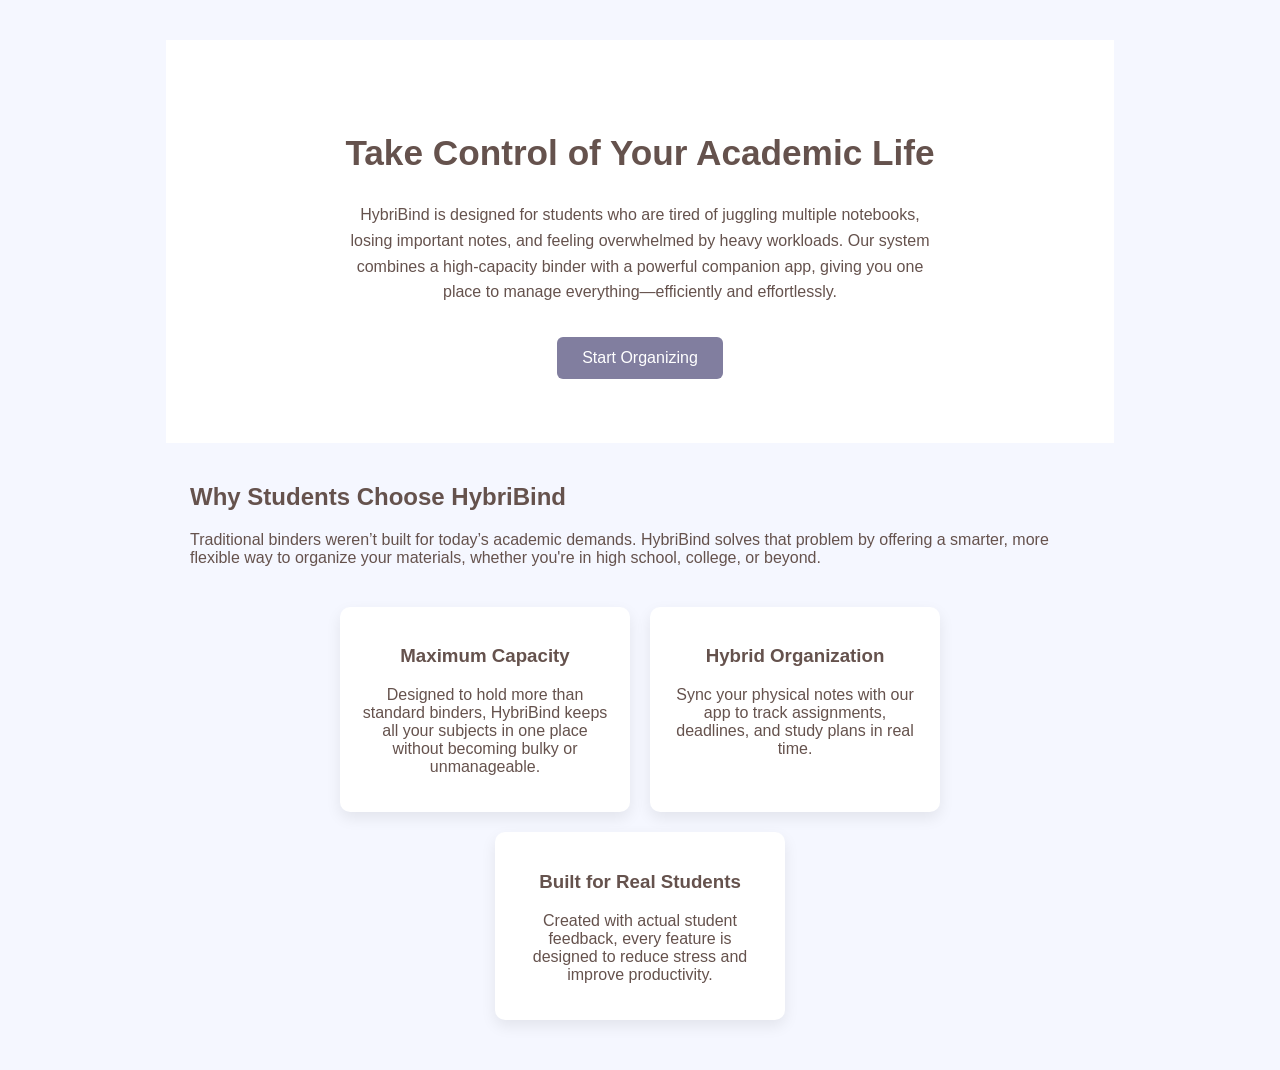
<file: index.html>
<!DOCTYPE html>
<!--[if lt IE 7]>      <html class="no-js lt-ie9 lt-ie8 lt-ie7"> <![endif]-->
<!--[if IE 7]>         <html class="no-js lt-ie9 lt-ie8"> <![endif]-->
<!--[if IE 8]>         <html class="no-js lt-ie9"> <![endif]-->
<!--[if gt IE 8]>      <html class="no-js"> <!--<![endif]-->
<html>
  <head>
    <meta charset="utf-8">
    <meta http-equiv="X-UA-Compatible" content="IE=edge">
    <title></title>
    <meta name="description" content="">
    <meta name="viewport" content="width=device-width, initial-scale=1">
    <link rel="stylesheet" href="style.css">
  </head>
  <body>
    <main>

<section class="hero">
    <h2>Take Control of Your Academic Life</h2>
    <p>
        HybriBind is designed for students who are tired of juggling multiple notebooks,
        losing important notes, and feeling overwhelmed by heavy workloads. Our system
        combines a high-capacity binder with a powerful companion app, giving you one
        place to manage everything—efficiently and effortlessly.
    </p>
    <a href="products.html" class="btn">Start Organizing</a>
</section>

<section>
    <h2>Why Students Choose HybriBind</h2>
    <p>
        Traditional binders weren’t built for today’s academic demands. HybriBind solves
        that problem by offering a smarter, more flexible way to organize your materials,
        whether you're in high school, college, or beyond.
    </p>
</section>

<section class="features">
    <div class="card">
        <h3>Maximum Capacity</h3>
        <p>
            Designed to hold more than standard binders, HybriBind keeps all your subjects
            in one place without becoming bulky or unmanageable.
        </p>
    </div>

    <div class="card">
        <h3>Hybrid Organization</h3>
        <p>
            Sync your physical notes with our app to track assignments, deadlines, and
            study plans in real time.
        </p>
    </div>

    <div class="card">
        <h3>Built for Real Students</h3>
        <p>
            Created with actual student feedback, every feature is designed to reduce stress
            and improve productivity.
        </p>
    </div>
</section>

<section>
   
</section>

</main>
    <!--[if lt IE 7]>
      <p class="browsehappy">You are using an <strong>outdated</strong> browser. Please <a href="#">upgrade your browser</a> to improve your experience.</p>
    <![endif]-->
    
    <script src="" async defer></script>
  </body>
</html>
</file>
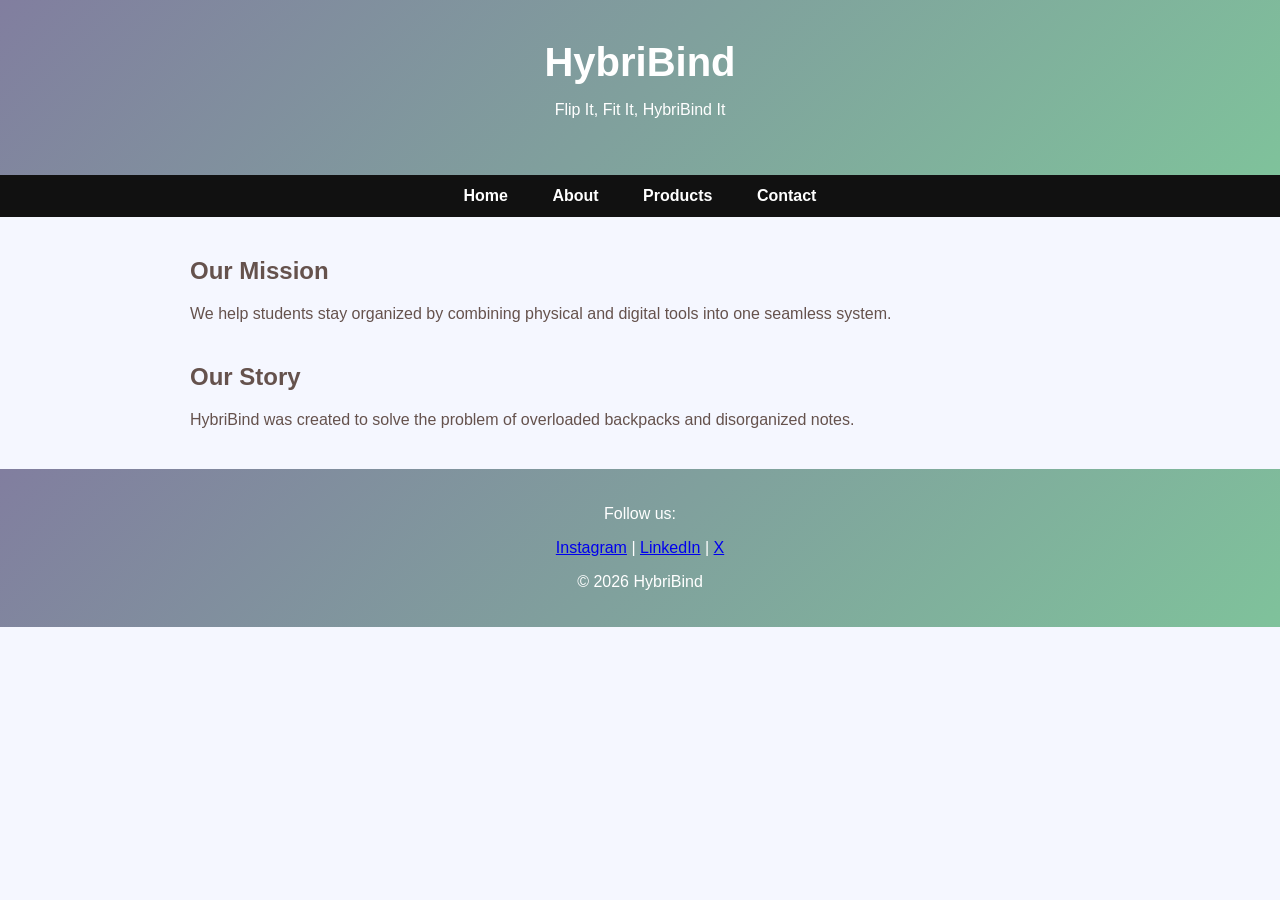
<file: about.html>
<!DOCTYPE html>
<html lang="en">
<head>
    <meta charset="UTF-8">
    <title>About | HybriBind</title>
    <link rel="stylesheet" href="style.css">
</head>
<body>

<header>
    <h1>HybriBind</h1>
    <p>Flip It, Fit It, HybriBind It</p>
</header>

<nav>
    <a href="index.html">Home</a>
    <a href="about.html">About</a>
    <a href="products.html">Products</a>
    <a href="contact.html">Contact</a>
</nav>

<main>
    <section>
        <h2>Our Mission</h2>
        <p>We help students stay organized by combining physical and digital tools into one seamless system.</p>
    </section>

    <section>
        <h2>Our Story</h2>
        <p>HybriBind was created to solve the problem of overloaded backpacks and disorganized notes.</p>
    </section>
</main>

<footer>
    <p>Follow us:</p>
    <a href="#">Instagram</a> |
    <a href="#">LinkedIn</a> |
    <a href="#">X</a>
    <p>© 2026 HybriBind</p>
</footer>

</body>
</html>
</file>
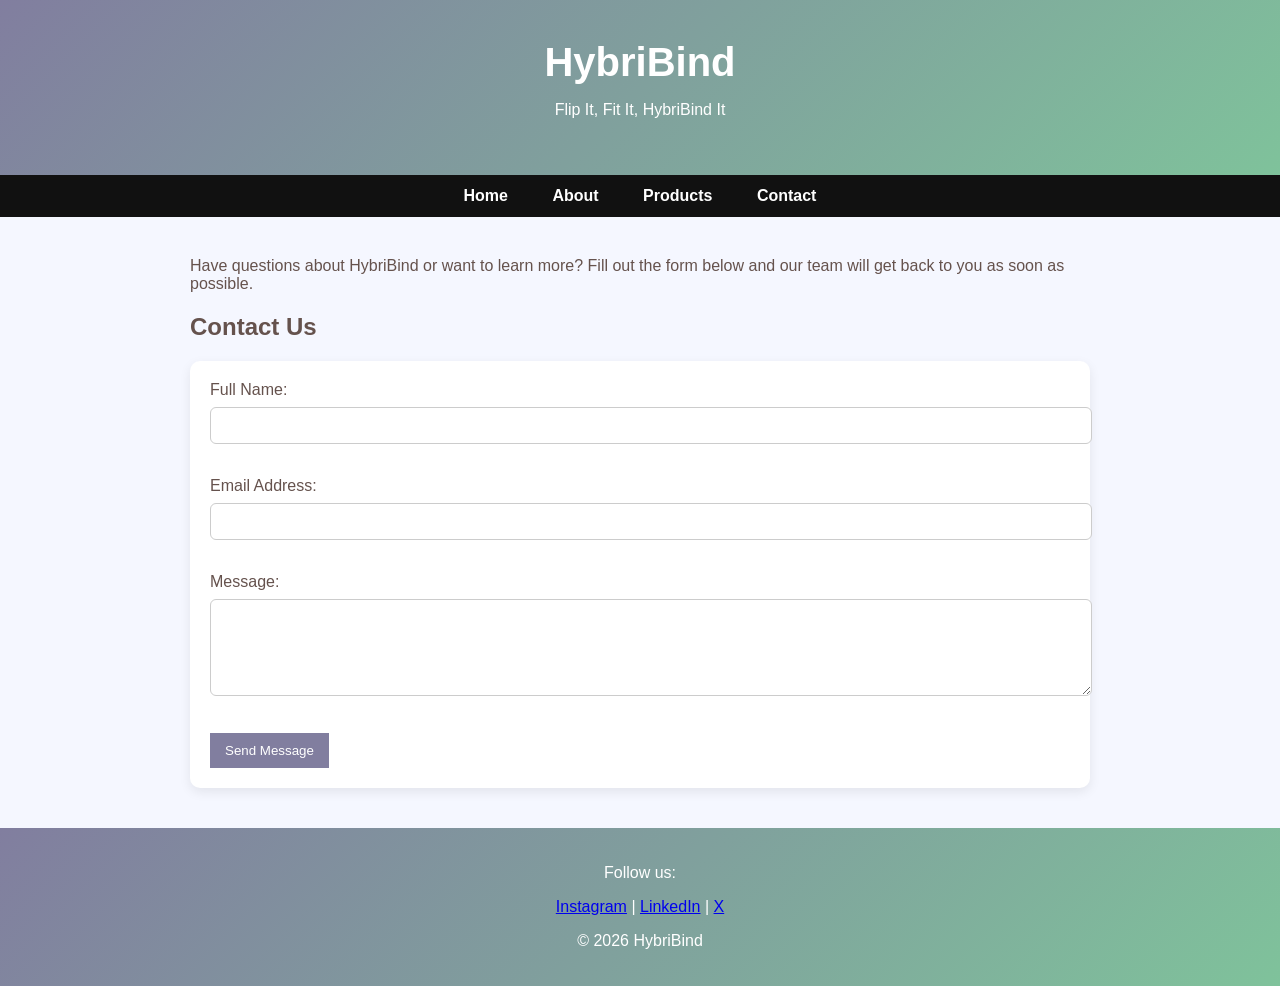
<file: contact.html>
<!DOCTYPE html>
<html lang="en">
<head>
    <meta charset="UTF-8">
    <title>Contact | HybriBind</title>
    <link rel="stylesheet" href="style.css">
</head>
<body>

<header>
    <h1>HybriBind</h1>
    <p>Flip It, Fit It, HybriBind It</p>
</header>

<nav>
    <a href="index.html">Home</a>
    <a href="about.html">About</a>
    <a href="products.html">Products</a>
    <a href="contact.html">Contact</a>
</nav>

<main>
    <section>
        <p>
Have questions about HybriBind or want to learn more? Fill out the form below
and our team will get back to you as soon as possible.
</p>
        <h2>Contact Us</h2>
       
        <form action="">
            <label>Full Name:</label><br>
            <input type="text" name="name" required><br><br>

            <label>Email Address:</label><br>
            <input type="email" name="email" required><br><br>

            <label>Message:</label><br>
            <textarea name="message" rows="5" required></textarea><br><br>

            <button type="submit">Send Message</button>
        </form>

    </section>
</main>

<footer>
    <p>Follow us:</p>
    <a href="#">Instagram</a> |
    <a href="#">LinkedIn</a> |
    <a href="#">X</a>
    <p>© 2026 HybriBind</p>
</footer>

</body>
</html>
</file>
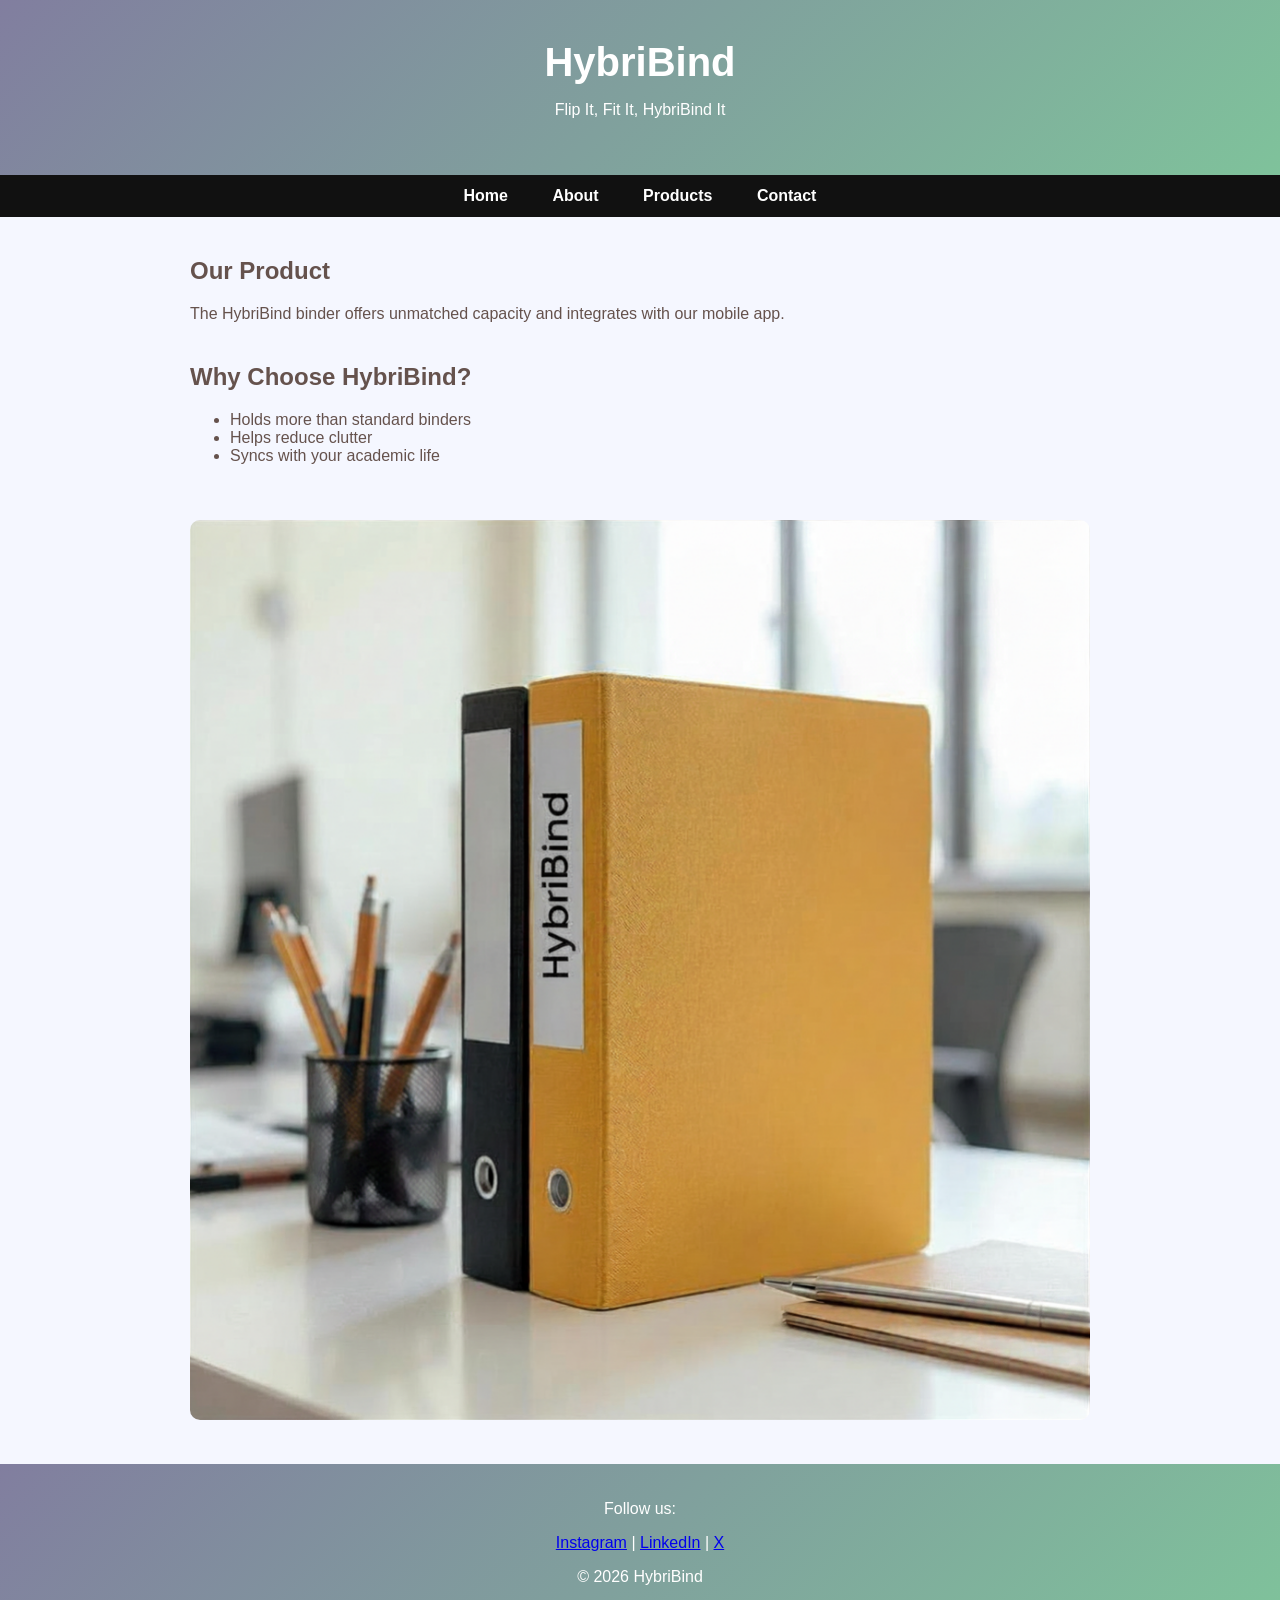
<file: products.html>
<!DOCTYPE html>
<html lang="en">
<head>
    <meta charset="UTF-8">
    <title>Products | HybriBind</title>
    <link rel="stylesheet" href="style.css">
</head>
<body>

<header>
    <h1>HybriBind</h1>
    <p>Flip It, Fit It, HybriBind It</p>
</header>

<nav>
    <a href="index.html">Home</a>
    <a href="about.html">About</a>
    <a href="products.html">Products</a>
    <a href="contact.html">Contact</a>
</nav>

<main>
    <section>
        <h2>Our Product</h2>
        <p>The HybriBind binder offers unmatched capacity and integrates with our mobile app.</p>
    </section>

    <section>
        <h2>Why Choose HybriBind?</h2>
        <ul>
            <li>Holds more than standard binders</li>
            <li>Helps reduce clutter</li>
            <li>Syncs with your academic life</li>
        </ul>
    </section>

    <section>
        <img src="7a246e18-5e77-4e49-8ff5-16e34e00c857.tmp" alt="Binder product">
    </section>
</main>

<footer>
    <p>Follow us:</p>
    <a href="#">Instagram</a> |
    <a href="#">LinkedIn</a> |
    <a href="#">X</a>
    <p>© 2026 HybriBind</p>
</footer>

</body>
</html>
</file>
<file: style.css>
/* Brand Identity */
:root {
    --primary: #817E9F;
    --secondary: #7FC29B;
    --dark: #65524D;
    --light: #f5f7ff;
}

body {
    margin: 0;
    font-family: 'Segoe UI', Arial, sans-serif;
    background: var(--light);
    color: var(--dark);
    
}

/* Header */
header {
    background: linear-gradient(135deg, var(--primary), var(--secondary));
    color: white;
    text-align: center;
    padding: 2.5rem 1rem;
}

header h1 {
    margin: 0;
    font-size: 2.5rem;
}

/* Navigation */
nav {
    background: #111;
    padding: 12px;
    text-align: center;
}

nav a {
    color: white;
    margin: 0 20px;
    text-decoration: none;
    font-weight: bold;
}

nav a:hover {
    color: var(--secondary);
}

/* Hero Section */
.hero {
    text-align: center;
    padding: 4rem 1.5rem;
    background: white;
}

.hero h2 {
    font-size: 2.2rem;
}

.hero p {
    max-width: 600px;
    margin: 1rem auto;
    line-height: 1.6;
}

.btn {
    display: inline-block;
    margin-top: 1rem;
    padding: 12px 25px;
    background: var(--primary);
    color: white;
    text-decoration: none;
    border-radius: 6px;
    transition: 0.3s;
}

.btn:hover {
    background: var(--secondary);
    transform: scale(1.05);
}

/* Sections */
section {
    margin: 40px auto;
    max-width: 900px;
    padding: 0 20px;
}

/* Feature Cards */
.features {
    display: flex;
    flex-wrap: wrap;
    gap: 20px;
    justify-content: center;
    margin-bottom: 50px;
}

.card {
    background: white;
    padding: 20px;
    border-radius: 10px;
    width: 250px;
    text-align: center;
    box-shadow: 0 6px 15px rgba(0,0,0,0.08);
    transition: 0.3s;
}

.card:hover {
    transform: translateY(-8px);
}

/* Images */
img {
    width: 100%;
    border-radius: 10px;
    margin-top: 15px;
}

/* Form */
form {
    background: white;
    padding: 20px;
    border-radius: 10px;
    box-shadow: 0 4px 12px rgba(0,0,0,0.08);
}

input, textarea {
    width: 100%;
    padding: 10px;
    margin-top: 8px;
    margin-bottom: 15px;
    border-radius: 6px;
    border: 1px solid #ccc;
}

button {
    background: var(--primary);
    color: white;
    border: none;
    padding: 10px 15px;
    cursor: pointer;
}

button:hover {
    background: var(--secondary);
}

/* Footer */
footer {
    background: linear-gradient(135deg, var(--primary), var(--secondary));
    color: white;
    text-align: center;
    padding: 20px;
}
</file>
